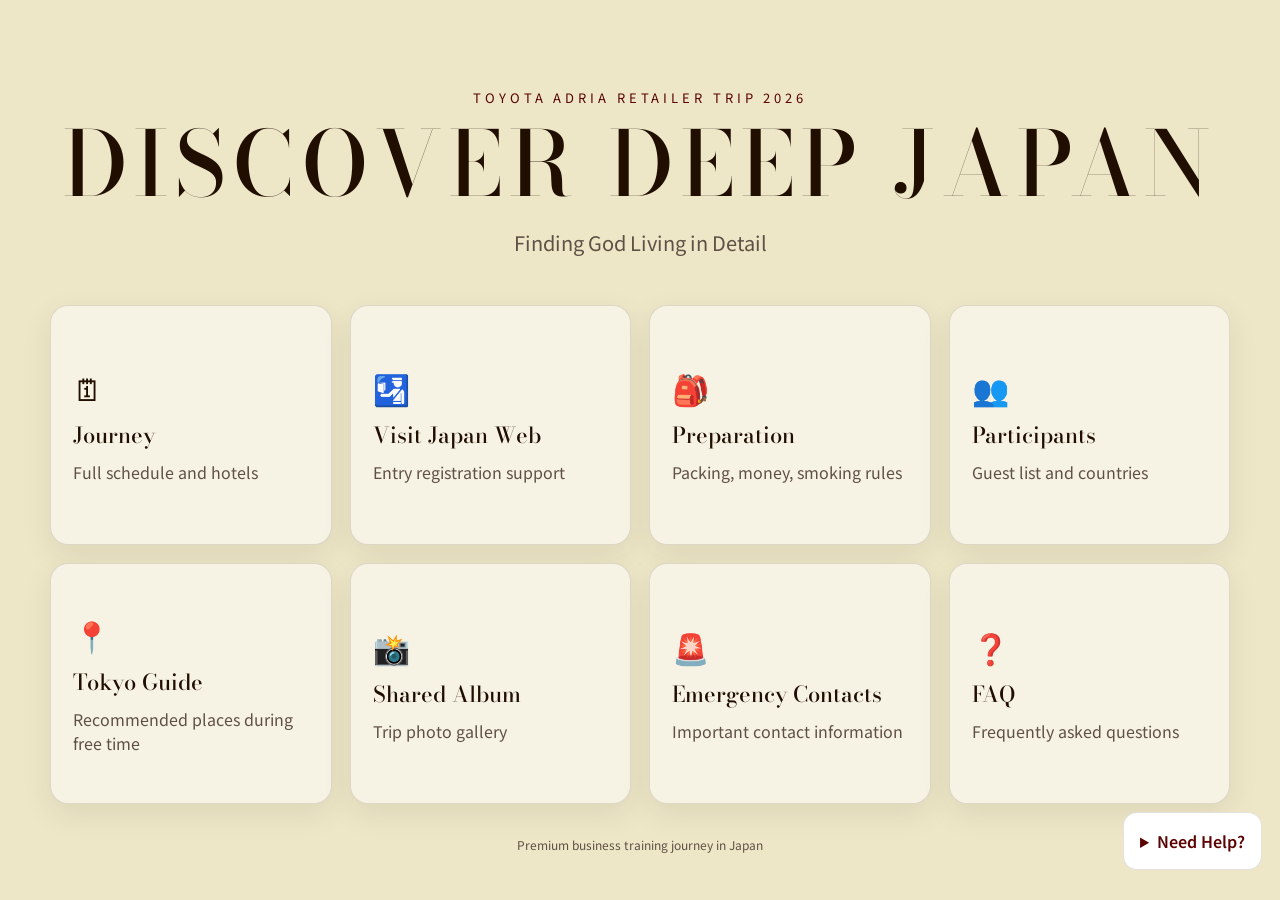
<file: index.html>
<!DOCTYPE html>
<html lang="en">
<head>
  <meta charset="UTF-8">
  <meta name="viewport" content="width=device-width, initial-scale=1.0">
  <title>DISCOVER DEEP JAPAN 2026</title>
  <link rel="stylesheet" href="style.css">
</head>
<body>
  <!-- One-screen homepage: mobile event application style -->
  <main class="home-screen">
    <section class="hero" aria-labelledby="home-title">
      <p class="kicker">Toyota Adria Retailer Trip 2026</p>
      <h1 id="home-title">DISCOVER DEEP JAPAN</h1>
      <p class="subtitle">Finding God Living in Detail</p>
    </section>

    <!-- Navigation tiles: desktop 2 rows, mobile 2 columns -->
    <section class="tile-grid" aria-label="Main navigation">
      <a class="tile" href="journey.html"><span class="tile-icon">🗓</span><h2>Journey</h2><p>Full schedule and hotels</p></a>
      <a class="tile" href="visit-japan-web.html"><span class="tile-icon">🛂</span><h2>Visit Japan Web</h2><p>Entry registration support</p></a>
      <a class="tile" href="preparation.html"><span class="tile-icon">🎒</span><h2>Preparation</h2><p>Packing, money, smoking rules</p></a>
      <a class="tile" href="participants.html"><span class="tile-icon">👥</span><h2>Participants</h2><p>Guest list and countries</p></a>
      <a class="tile" href="tokyo-guide.html"><span class="tile-icon">📍</span><h2>Tokyo Guide</h2><p>Recommended places during free time</p></a>
      <a class="tile" href="shared-album.html"><span class="tile-icon">📸</span><h2>Shared Album</h2><p>Trip photo gallery</p></a>
      <a class="tile" href="emergency.html"><span class="tile-icon">🚨</span><h2>Emergency Contacts</h2><p>Important contact information</p></a>
      <a class="tile" href="faq.html"><span class="tile-icon">❓</span><h2>FAQ</h2><p>Frequently asked questions</p></a>
    </section>

    <p class="home-footer">Premium business training journey in Japan</p>
  </main>

  <!-- Floating Help button appears on every page -->
  <details class="help-widget">
    <summary>Need Help?</summary>
    <div class="help-panel">
      <h2>Need Help?</h2>
      <p><strong>Yuki Nagase</strong></p>
      <p>WhatsApp: +386 30 333 499</p>
      <p>Email: yuki.nagase@toyota.si</p>
      <p>Phone: +386 30 333 499</p>
    </div>
  </details>
</body>
</html>
</file>
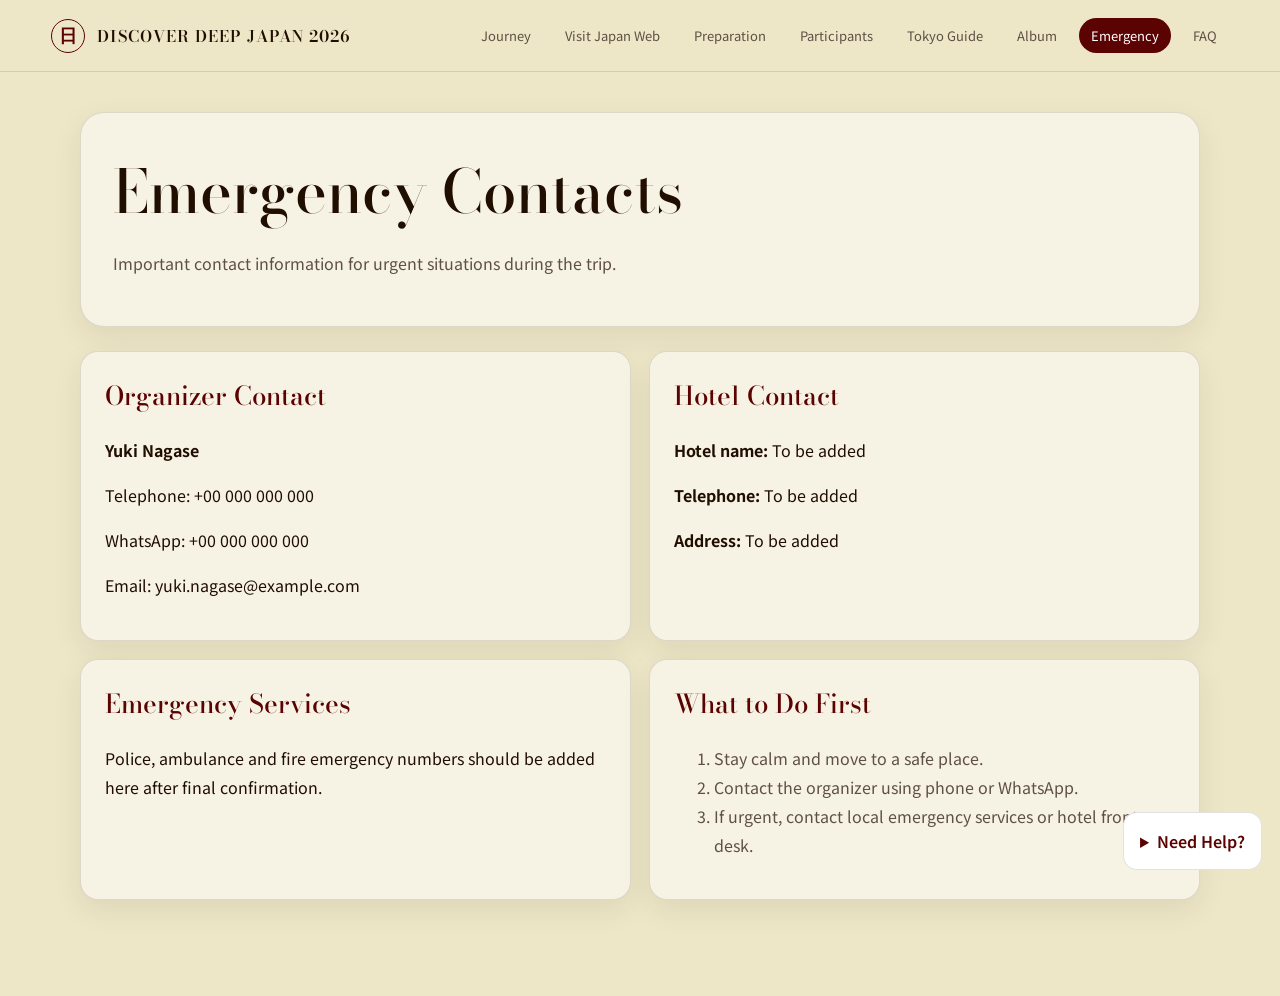
<file: emergency.html>
<!DOCTYPE html>
<html lang="en">
<head>
  <meta charset="UTF-8">
  <meta name="viewport" content="width=device-width, initial-scale=1.0">
  <title>Emergency Contacts | DISCOVER DEEP JAPAN 2026</title>
  <link rel="stylesheet" href="style.css">
</head>
<body>
  <header class="site-header">
    <a class="brand" href="index.html"><span class="brand-mark">日</span><span>DISCOVER DEEP JAPAN 2026</span></a>
    <nav class="top-nav" aria-label="Page navigation"><a href="journey.html">Journey</a><a href="visit-japan-web.html">Visit Japan Web</a><a href="preparation.html">Preparation</a><a href="participants.html">Participants</a><a href="tokyo-guide.html">Tokyo Guide</a><a href="shared-album.html">Album</a><a class="active" href="emergency.html">Emergency</a><a href="faq.html">FAQ</a></nav>
  </header>

  <main class="page-wrap">
    <section class="page-title"><h1>Emergency Contacts</h1><p>Important contact information for urgent situations during the trip.</p></section>
    <section class="content-grid">
      <article class="card"><h2>Organizer Contact</h2><p><strong>Yuki Nagase</strong></p><p>Telephone: +00 000 000 000</p><p>WhatsApp: +00 000 000 000</p><p>Email: yuki.nagase@example.com</p></article>
      <article class="card"><h2>Hotel Contact</h2><p><strong>Hotel name:</strong> To be added</p><p><strong>Telephone:</strong> To be added</p><p><strong>Address:</strong> To be added</p></article>
      <article class="card"><h2>Emergency Services</h2><p>Police, ambulance and fire emergency numbers should be added here after final confirmation.</p></article>
      <article class="card"><h2>What to Do First</h2><ol><li>Stay calm and move to a safe place.</li><li>Contact the organizer using phone or WhatsApp.</li><li>If urgent, contact local emergency services or hotel front desk.</li></ol></article>
    </section>
  </main>

  <details class="help-widget"><summary>Need Help?</summary><div class="help-panel"><h2>Need Help?</h2><p><strong>Yuki Nagase</strong></p><p>WhatsApp: +386 30 333 499</p><p>Email: yuki.nagase@toyota.si</p><p>Phone: +386 30 333 499</p></div></details>
</body>
</html>
</file>
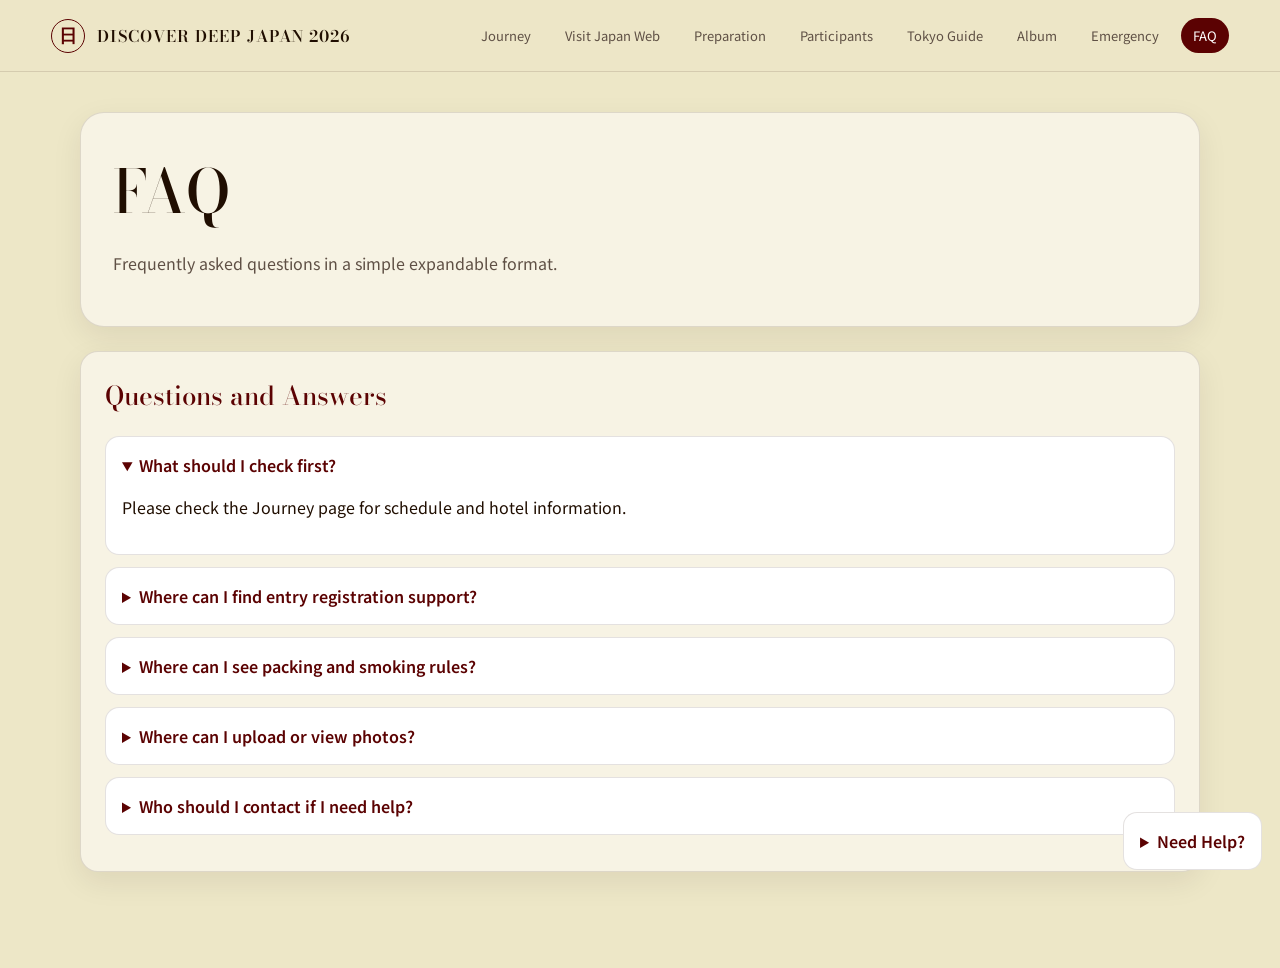
<file: faq.html>
<!DOCTYPE html>
<html lang="en">
<head>
  <meta charset="UTF-8">
  <meta name="viewport" content="width=device-width, initial-scale=1.0">
  <title>FAQ | DISCOVER DEEP JAPAN 2026</title>
  <link rel="stylesheet" href="style.css">
</head>
<body>
  <header class="site-header">
    <a class="brand" href="index.html"><span class="brand-mark">日</span><span>DISCOVER DEEP JAPAN 2026</span></a>
    <nav class="top-nav" aria-label="Page navigation"><a href="journey.html">Journey</a><a href="visit-japan-web.html">Visit Japan Web</a><a href="preparation.html">Preparation</a><a href="participants.html">Participants</a><a href="tokyo-guide.html">Tokyo Guide</a><a href="shared-album.html">Album</a><a href="emergency.html">Emergency</a><a class="active" href="faq.html">FAQ</a></nav>
  </header>

  <main class="page-wrap">
    <section class="page-title"><h1>FAQ</h1><p>Frequently asked questions in a simple expandable format.</p></section>
    <section class="section-card">
      <h2>Questions and Answers</h2>
      <details open><summary>What should I check first?</summary><p>Please check the Journey page for schedule and hotel information.</p></details>
      <details><summary>Where can I find entry registration support?</summary><p>Please open the Visit Japan Web page and follow the short guide.</p></details>
      <details><summary>Where can I see packing and smoking rules?</summary><p>Please open the Preparation page.</p></details>
      <details><summary>Where can I upload or view photos?</summary><p>Please open the Shared Album page and use the external album link.</p></details>
      <details><summary>Who should I contact if I need help?</summary><p>Use the floating Help button at the bottom right of every page.</p></details>
    </section>
  </main>

  <details class="help-widget"><summary>Need Help?</summary><div class="help-panel"><h2>Need Help?</h2><p><strong>Yuki Nagase</strong></p><p>WhatsApp: +386 30 333 499</p><p>Email: yuki.nagase@toyota.si</p><p>Phone: +386 30 333 499</p></div></details>
</body>
</html>
</file>
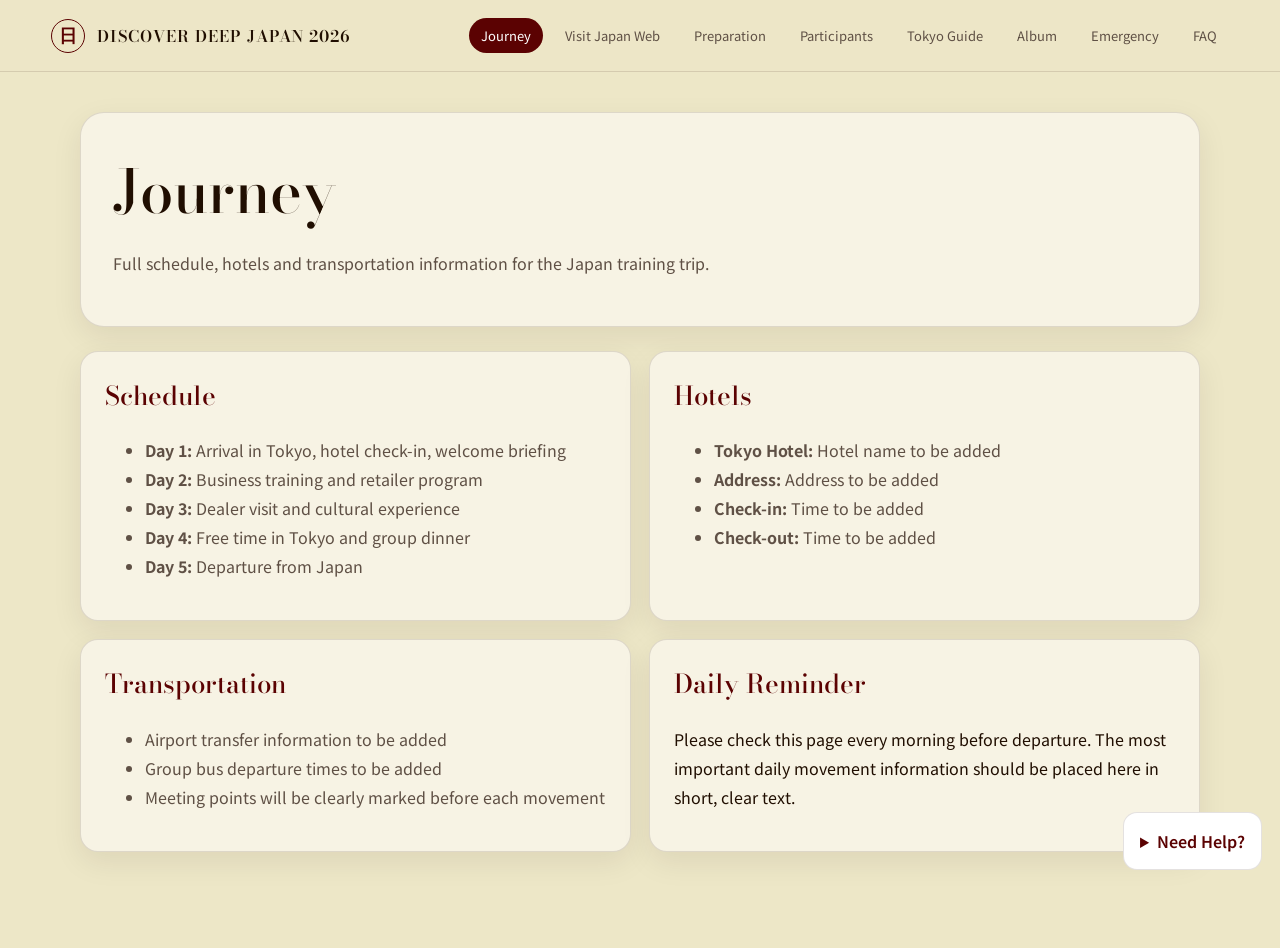
<file: journey.html>
<!DOCTYPE html>
<html lang="en">
<head>
  <meta charset="UTF-8">
  <meta name="viewport" content="width=device-width, initial-scale=1.0">
  <title>Journey | DISCOVER DEEP JAPAN 2026</title>
  <link rel="stylesheet" href="style.css">
</head>
<body>
  <!-- Shared header -->
  <header class="site-header">
    <a class="brand" href="index.html"><span class="brand-mark">日</span><span>DISCOVER DEEP JAPAN 2026</span></a>
    <nav class="top-nav" aria-label="Page navigation">
      <a class="active" href="journey.html">Journey</a><a href="visit-japan-web.html">Visit Japan Web</a><a href="preparation.html">Preparation</a><a href="participants.html">Participants</a><a href="tokyo-guide.html">Tokyo Guide</a><a href="shared-album.html">Album</a><a href="emergency.html">Emergency</a><a href="faq.html">FAQ</a>
    </nav>
  </header>

  <main class="page-wrap">
    <section class="page-title">
      <h1>Journey</h1>
      <p>Full schedule, hotels and transportation information for the Japan training trip.</p>
    </section>

    <section class="content-grid">
      <article class="card">
        <h2>Schedule</h2>
        <ul>
          <li><strong>Day 1:</strong> Arrival in Tokyo, hotel check-in, welcome briefing</li>
          <li><strong>Day 2:</strong> Business training and retailer program</li>
          <li><strong>Day 3:</strong> Dealer visit and cultural experience</li>
          <li><strong>Day 4:</strong> Free time in Tokyo and group dinner</li>
          <li><strong>Day 5:</strong> Departure from Japan</li>
        </ul>
      </article>

      <article class="card">
        <h2>Hotels</h2>
        <ul>
          <li><strong>Tokyo Hotel:</strong> Hotel name to be added</li>
          <li><strong>Address:</strong> Address to be added</li>
          <li><strong>Check-in:</strong> Time to be added</li>
          <li><strong>Check-out:</strong> Time to be added</li>
        </ul>
      </article>

      <article class="card">
        <h2>Transportation</h2>
        <ul>
          <li>Airport transfer information to be added</li>
          <li>Group bus departure times to be added</li>
          <li>Meeting points will be clearly marked before each movement</li>
        </ul>
      </article>

      <article class="card">
        <h2>Daily Reminder</h2>
        <p>Please check this page every morning before departure. The most important daily movement information should be placed here in short, clear text.</p>
      </article>
    </section>
  </main>

  <details class="help-widget"><summary>Need Help?</summary><div class="help-panel"><h2>Need Help?</h2><p><strong>Yuki Nagase</strong></p><p>WhatsApp: +386 30 333 499</p><p>Email: yuki.nagase@toyota.si</p><p>Phone: +386 30 333 499</p></div></details>
</body>
</html>
</file>
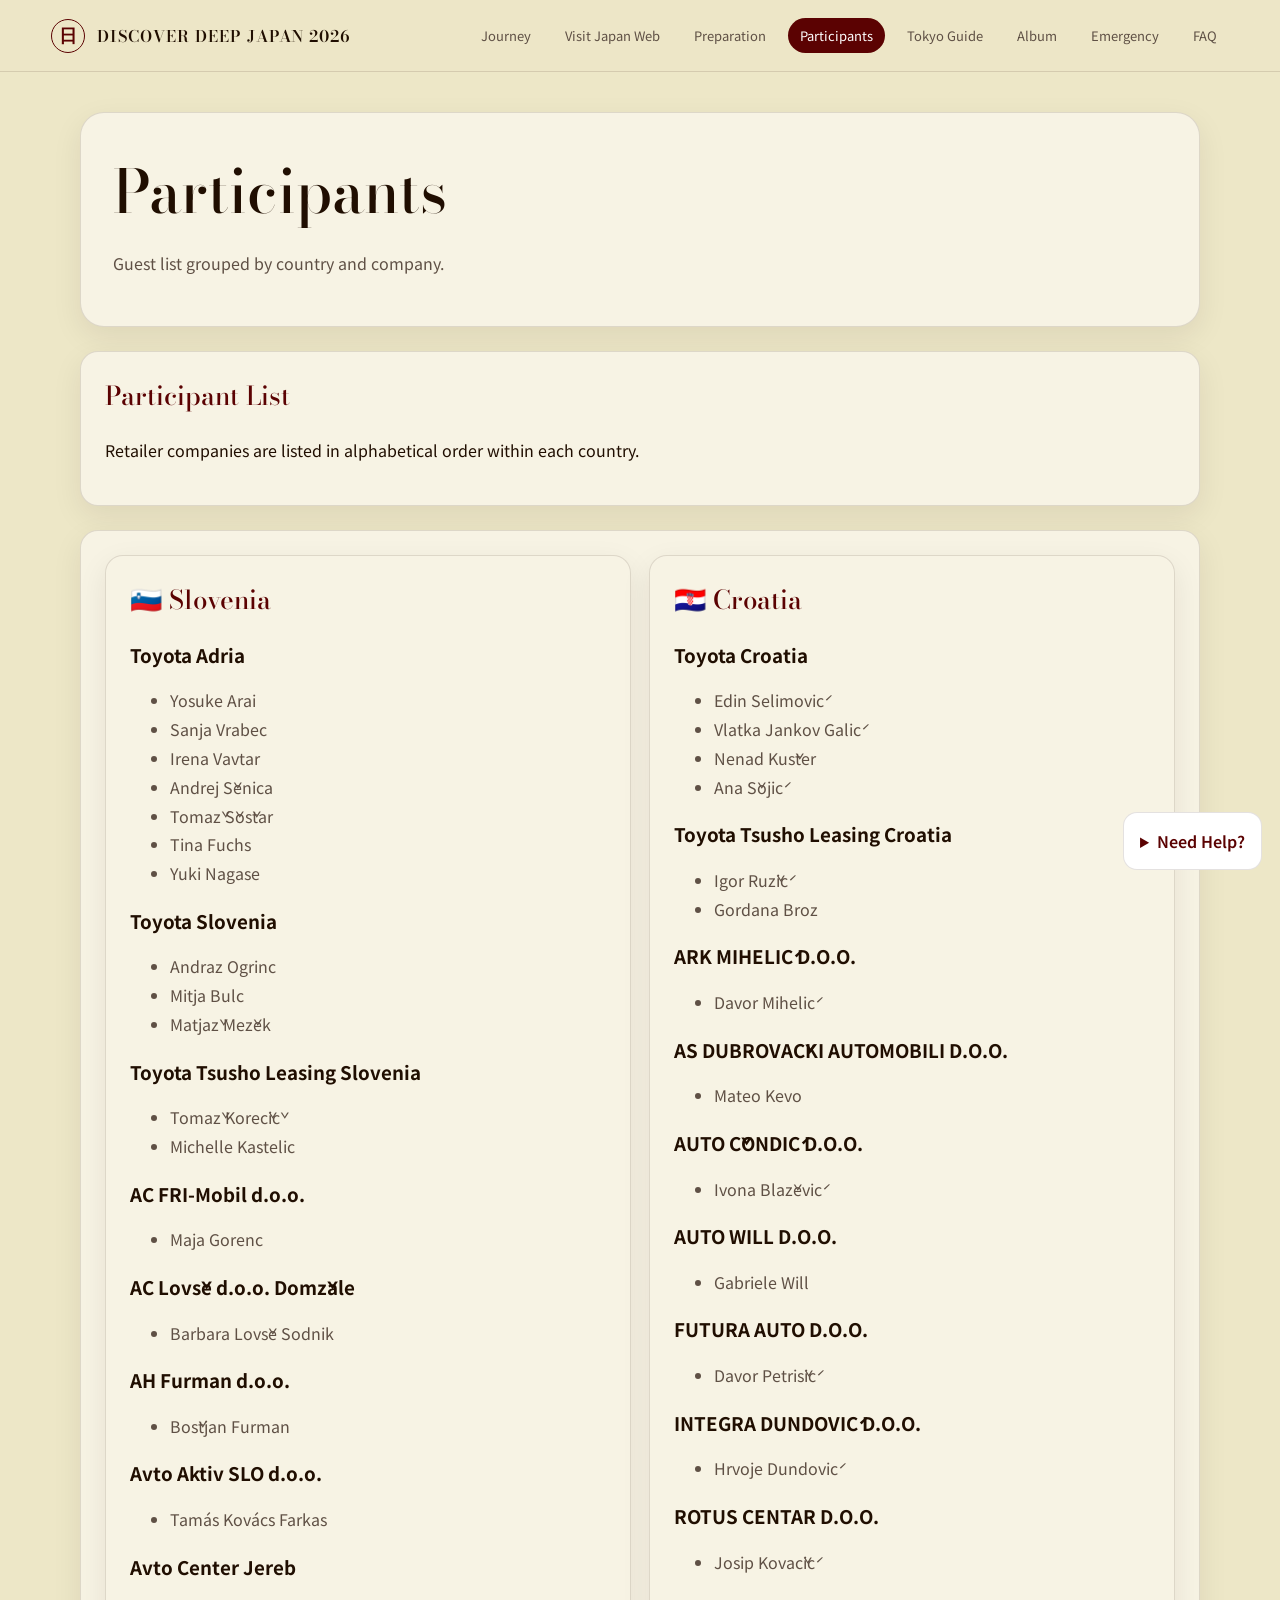
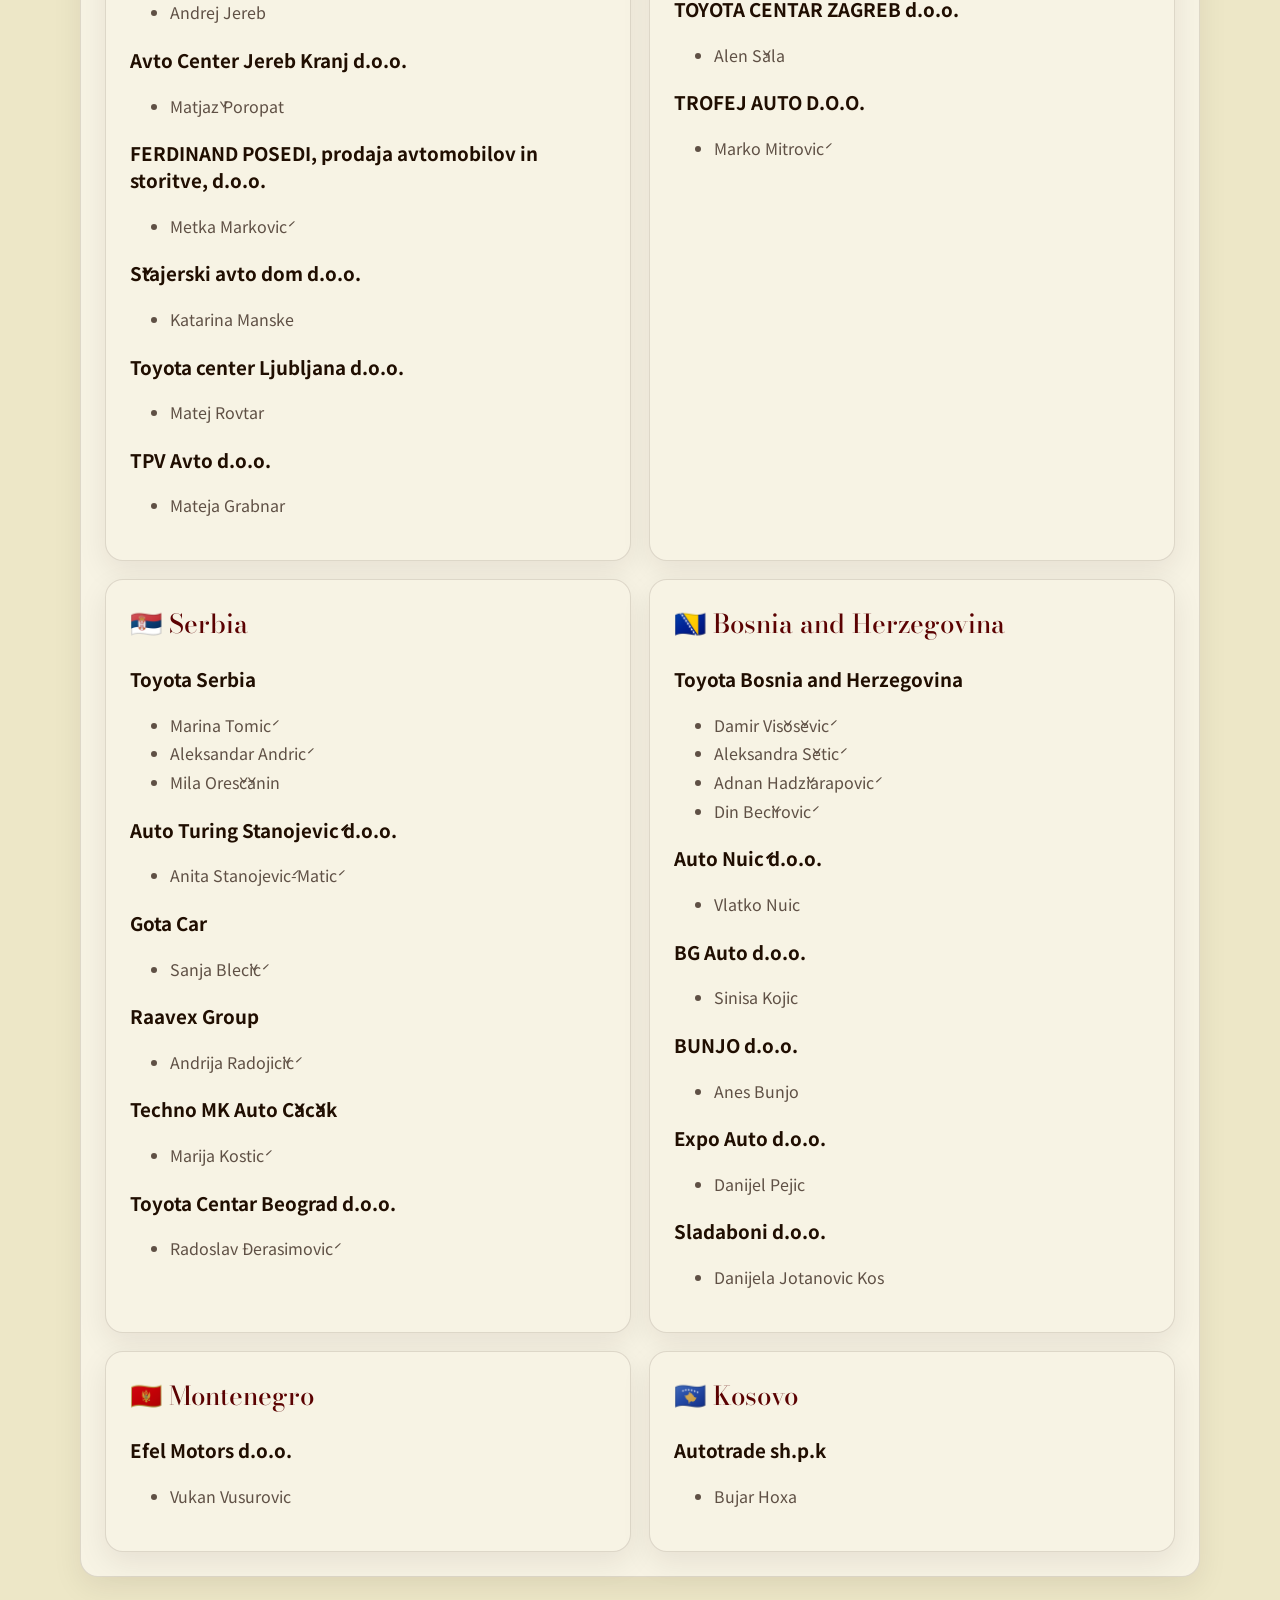
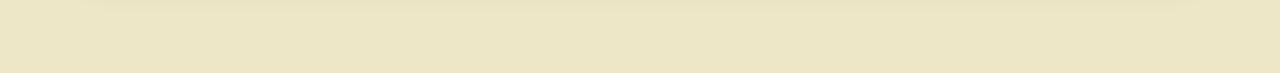
<file: participants.html>
<!DOCTYPE html>
<html lang="en">
<head>
  <meta charset="UTF-8">
  <meta name="viewport" content="width=device-width, initial-scale=1.0">
  <title>Participants | DISCOVER DEEP JAPAN 2026</title>
  <link rel="stylesheet" href="style.css">
</head>
<body>
  <header class="site-header">
    <a class="brand" href="index.html">
      <span class="brand-mark">日</span>
      <span>DISCOVER DEEP JAPAN 2026</span>
    </a>

    <nav class="top-nav" aria-label="Page navigation">
      <a href="journey.html">Journey</a>
      <a href="visit-japan-web.html">Visit Japan Web</a>
      <a href="preparation.html">Preparation</a>
      <a class="active" href="participants.html">Participants</a>
      <a href="tokyo-guide.html">Tokyo Guide</a>
      <a href="shared-album.html">Album</a>
      <a href="emergency.html">Emergency</a>
      <a href="faq.html">FAQ</a>
    </nav>
  </header>

  <main class="page-wrap">

    <section class="page-title">
      <h1>Participants</h1>
      <p>Guest list grouped by country and company.</p>
    </section>

    <section class="section-card">
      <h2>Participant List</h2>
      <p>Retailer companies are listed in alphabetical order within each country.</p>
    </section>

    <br>

    <section class="section-card">
      <div class="content-grid">

        <!-- Slovenia -->
        <article class="card">
          <h2>🇸🇮 Slovenia</h2>

          <h3>Toyota Adria</h3>
          <ul>
            <li>Yosuke Arai</li>
            <li>Sanja Vrabec</li>
            <li>Irena Vavtar</li>
            <li>Andrej Šenica</li>
            <li>Tomaž Šoštar</li>
            <li>Tina Fuchs</li>
            <li>Yuki Nagase</li>
          </ul>

          <h3>Toyota Slovenia</h3>
          <ul>
            <li>Andraz Ogrinc</li>
            <li>Mitja Bulc</li>
            <li>Matjaž Mežek</li>
          </ul>

          <h3>Toyota Tsusho Leasing Slovenia</h3>
          <ul>
            <li>Tomaž Korečič</li>
            <li>Michelle Kastelic</li>
          </ul>

          <h3>AC FRI-Mobil d.o.o.</h3>
          <ul>
            <li>Maja Gorenc</li>
          </ul>

          <h3>AC Lovše d.o.o. Domžale</h3>
          <ul>
            <li>Barbara Lovše Sodnik</li>
          </ul>

          <h3>AH Furman d.o.o.</h3>
          <ul>
            <li>Boštjan Furman</li>
          </ul>

          <h3>Avto Aktiv SLO d.o.o.</h3>
          <ul>
            <li>Tamás Kovács Farkas</li>
          </ul>

          <h3>Avto Center Jereb</h3>
          <ul>
            <li>Andrej Jereb</li>
          </ul>

          <h3>Avto Center Jereb Kranj d.o.o.</h3>
          <ul>
            <li>Matjaž Poropat</li>
          </ul>

          <h3>FERDINAND POSEDI, prodaja avtomobilov in storitve, d.o.o.</h3>
          <ul>
            <li>Metka Marković</li>
          </ul>

          <h3>Štajerski avto dom d.o.o.</h3>
          <ul>
            <li>Katarina Manske</li>
          </ul>

          <h3>Toyota center Ljubljana d.o.o.</h3>
          <ul>
            <li>Matej Rovtar</li>
          </ul>

          <h3>TPV Avto d.o.o.</h3>
          <ul>
            <li>Mateja Grabnar</li>
          </ul>
        </article>

        <!-- Croatia -->
        <article class="card">
          <h2>🇭🇷 Croatia</h2>

          <h3>Toyota Croatia</h3>
          <ul>
            <li>Edin Selimović</li>
            <li>Vlatka Jankov Galić</li>
            <li>Nenad Kušter</li>
            <li>Ana Šojić</li>
          </ul>

          <h3>Toyota Tsusho Leasing Croatia</h3>
          <ul>
            <li>Igor Ružić</li>
            <li>Gordana Broz</li>
          </ul>

          <h3>ARK MIHELIĆ D.O.O.</h3>
          <ul>
            <li>Davor Mihelić</li>
          </ul>

          <h3>AS DUBROVAČKI AUTOMOBILI D.O.O.</h3>
          <ul>
            <li>Mateo Kevo</li>
          </ul>

          <h3>AUTO ČONDIĆ D.O.O.</h3>
          <ul>
            <li>Ivona Blažević</li>
          </ul>

          <h3>AUTO WILL D.O.O.</h3>
          <ul>
            <li>Gabriele Will</li>
          </ul>

          <h3>FUTURA AUTO D.O.O.</h3>
          <ul>
            <li>Davor Petrišić</li>
          </ul>

          <h3>INTEGRA DUNDOVIĆ D.O.O.</h3>
          <ul>
            <li>Hrvoje Dundović</li>
          </ul>

          <h3>ROTUS CENTAR D.O.O.</h3>
          <ul>
            <li>Josip Kovačić</li>
          </ul>

          <h3>TOYOTA CENTAR ZAGREB d.o.o.</h3>
          <ul>
            <li>Alen Šala</li>
          </ul>

          <h3>TROFEJ AUTO D.O.O.</h3>
          <ul>
            <li>Marko Mitrović</li>
          </ul>
        </article>

        <!-- Serbia -->
        <article class="card">
          <h2>🇷🇸 Serbia</h2>

          <h3>Toyota Serbia</h3>
          <ul>
            <li>Marina Tomić</li>
            <li>Aleksandar Andrić</li>
            <li>Mila Oreščanin</li>
          </ul>

          <h3>Auto Turing Stanojević d.o.o.</h3>
          <ul>
            <li>Anita Stanojević-Matić</li>
          </ul>

          <h3>Gota Car</h3>
          <ul>
            <li>Sanja Blečić</li>
          </ul>

          <h3>Raavex Group</h3>
          <ul>
            <li>Andrija Radojičić</li>
          </ul>

          <h3>Techno MK Auto Čačak</h3>
          <ul>
            <li>Marija Kostić</li>
          </ul>

          <h3>Toyota Centar Beograd d.o.o.</h3>
          <ul>
            <li>Radoslav Đerasimović</li>
          </ul>
        </article>

        <!-- Bosnia and Herzegovina -->
        <article class="card">
          <h2>🇧🇦 Bosnia and Herzegovina</h2>

          <h3>Toyota Bosnia and Herzegovina</h3>
          <ul>
            <li>Damir Višošević</li>
            <li>Aleksandra Šetić</li>
            <li>Adnan Hadžiarapović</li>
            <li>Din Bečirović</li>
          </ul>

          <h3>Auto Nuić d.o.o.</h3>
          <ul>
            <li>Vlatko Nuic</li>
          </ul>

          <h3>BG Auto d.o.o.</h3>
          <ul>
            <li>Sinisa Kojic</li>
          </ul>

          <h3>BUNJO d.o.o.</h3>
          <ul>
            <li>Anes Bunjo</li>
          </ul>

          <h3>Expo Auto d.o.o.</h3>
          <ul>
            <li>Danijel Pejic</li>
          </ul>

          <h3>Sladaboni d.o.o.</h3>
          <ul>
            <li>Danijela Jotanovic Kos</li>
          </ul>
        </article>

        <!-- Montenegro -->
        <article class="card">
          <h2>🇲🇪 Montenegro</h2>

          <h3>Efel Motors d.o.o.</h3>
          <ul>
            <li>Vukan Vusurovic</li>
          </ul>
        </article>

        <!-- Kosovo -->
        <article class="card">
          <h2>🇽🇰 Kosovo</h2>

          <h3>Autotrade sh.p.k</h3>
          <ul>
            <li>Bujar Hoxa</li>
          </ul>
        </article>

      </div>
    </section>

  </main>

  <details class="help-widget">
    <summary>Need Help?</summary>
    <div class="help-panel">
      <h2>Need Help?</h2>
      <p><strong>Yuki Nagase</strong></p>
      <p>WhatsApp: +00 000 000 000</p>
      <p>Email: yuki.nagase@example.com</p>
      <p>Phone: +00 000 000 000</p>
    </div>
  </details>

</body>
</html>
</file>
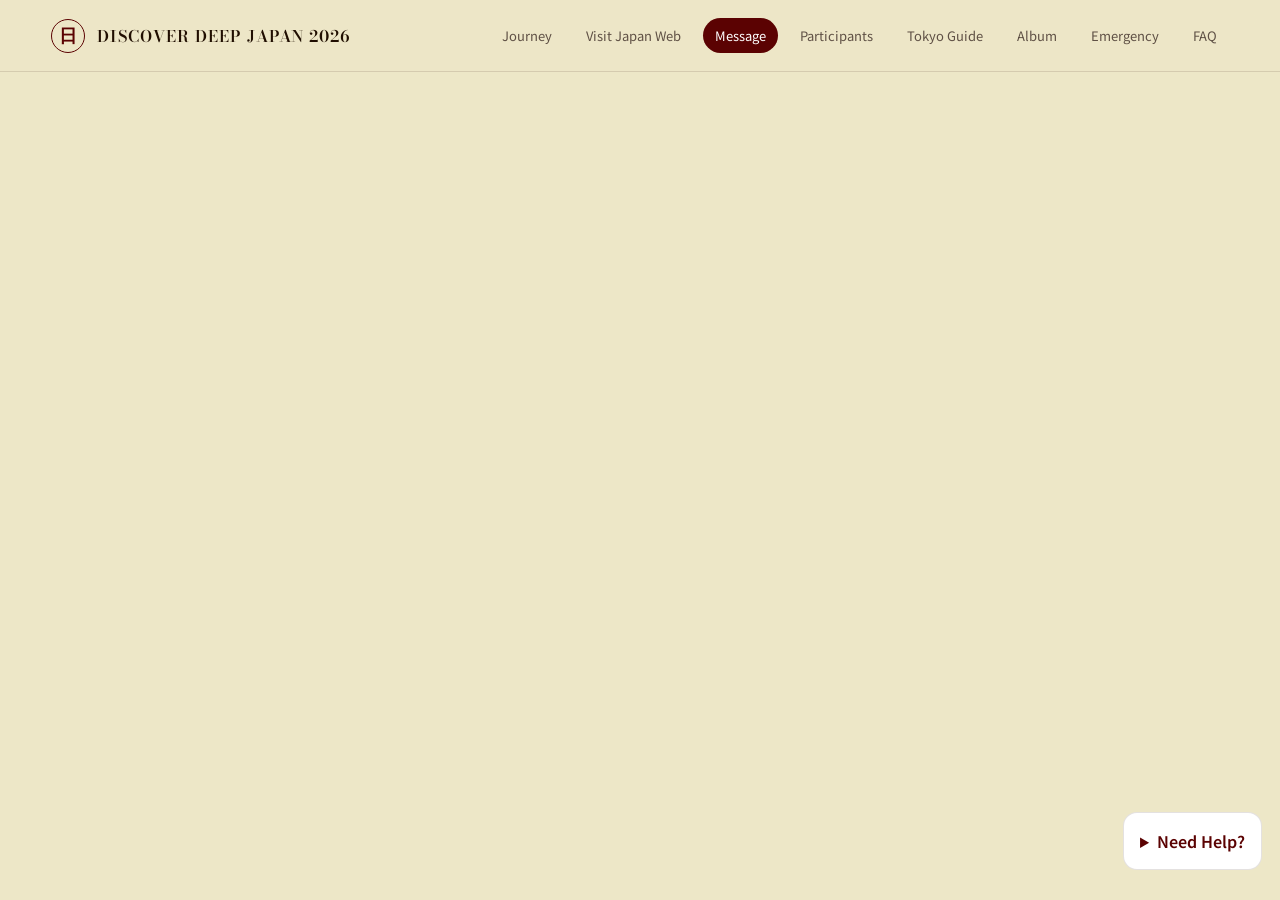
<file: preparation.html>
<!DOCTYPE html>
<html lang="en">
<head>
  <meta charset="UTF-8">
  <meta name="viewport" content="width=device-width, initial-scale=1.0">
  <title>Message | DISCOVER DEEP JAPAN 2026</title>
  <link rel="stylesheet" href="style.css">
</head>
<body>
  <header class="site-header">
    <a class="brand" href="index.html"><span class="brand-mark">日</span><span>DISCOVER DEEP JAPAN 2026</span></a>
    <nav class="top-nav" aria-label="Page navigation"><a href="journey.html">Journey</a><a href="visit-japan-web.html">Visit Japan Web</a><a class="active" href="preparation.html">Message</a><a href="participants.html">Participants</a><a href="tokyo-guide.html">Tokyo Guide</a><a href="shared-album.html">Album</a><a href="emergency.html">Emergency</a><a href="faq.html">FAQ</a></nav>
  </header>

  <main class="page-wrap">
  </main>

  <details class="help-widget"><summary>Need Help?</summary><div class="help-panel"><h2>Need Help?</h2><p><strong>Yuki Nagase</strong></p><p>WhatsApp: +386 30 333 499</p><p>Email: yuki.nagase@toyota.si</p><p>Phone: +386 30 333 499</p></div></details>
</body>
</html>
</file>
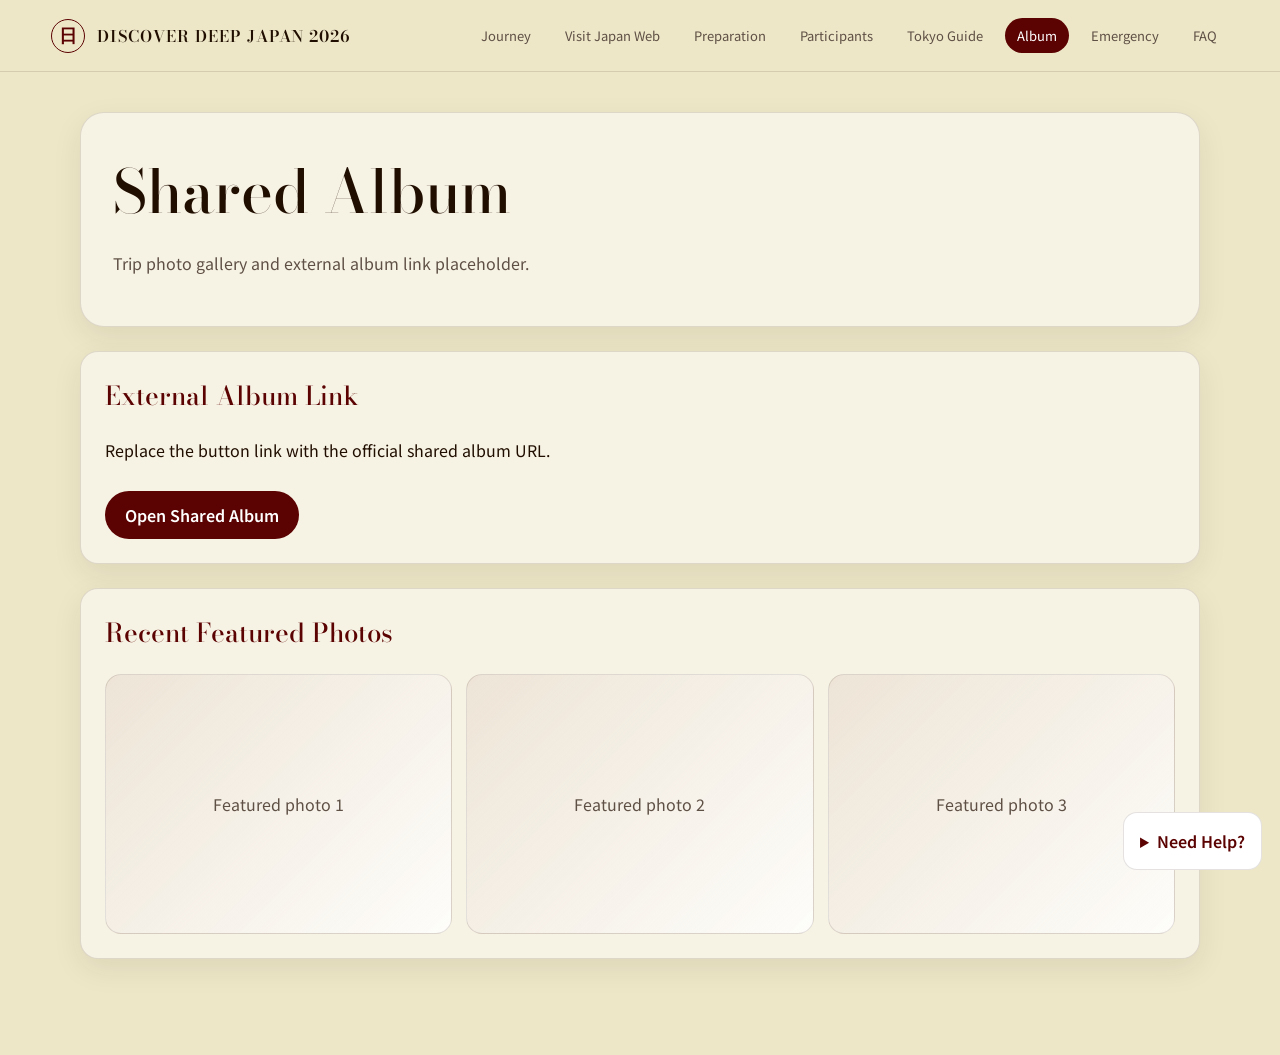
<file: shared-album.html>
<!DOCTYPE html>
<html lang="en">
<head>
  <meta charset="UTF-8">
  <meta name="viewport" content="width=device-width, initial-scale=1.0">
  <title>Shared Album | DISCOVER DEEP JAPAN 2026</title>
  <link rel="stylesheet" href="style.css">
</head>
<body>
  <header class="site-header">
    <a class="brand" href="index.html"><span class="brand-mark">日</span><span>DISCOVER DEEP JAPAN 2026</span></a>
    <nav class="top-nav" aria-label="Page navigation"><a href="journey.html">Journey</a><a href="visit-japan-web.html">Visit Japan Web</a><a href="preparation.html">Preparation</a><a href="participants.html">Participants</a><a href="tokyo-guide.html">Tokyo Guide</a><a class="active" href="shared-album.html">Album</a><a href="emergency.html">Emergency</a><a href="faq.html">FAQ</a></nav>
  </header>

  <main class="page-wrap">
    <section class="page-title"><h1>Shared Album</h1><p>Trip photo gallery and external album link placeholder.</p></section>
    <section class="section-card">
      <h2>External Album Link</h2>
      <p>Replace the button link with the official shared album URL.</p>
      <a class="button-link" href="#">Open Shared Album</a>
    </section>
    <br>
    <section class="section-card">
      <h2>Recent Featured Photos</h2>
      <div class="gallery-grid">
        <div class="photo-box">Featured photo 1</div>
        <div class="photo-box">Featured photo 2</div>
        <div class="photo-box">Featured photo 3</div>
      </div>
    </section>
  </main>

  <details class="help-widget"><summary>Need Help?</summary><div class="help-panel"><h2>Need Help?</h2><p><strong>Yuki Nagase</strong></p><p>WhatsApp: +386 30 333 499</p><p>Email: yuki.nagase@toyota.si</p><p>Phone: +386 30 333 499</p></div></details>
</body>
</html>
</file>
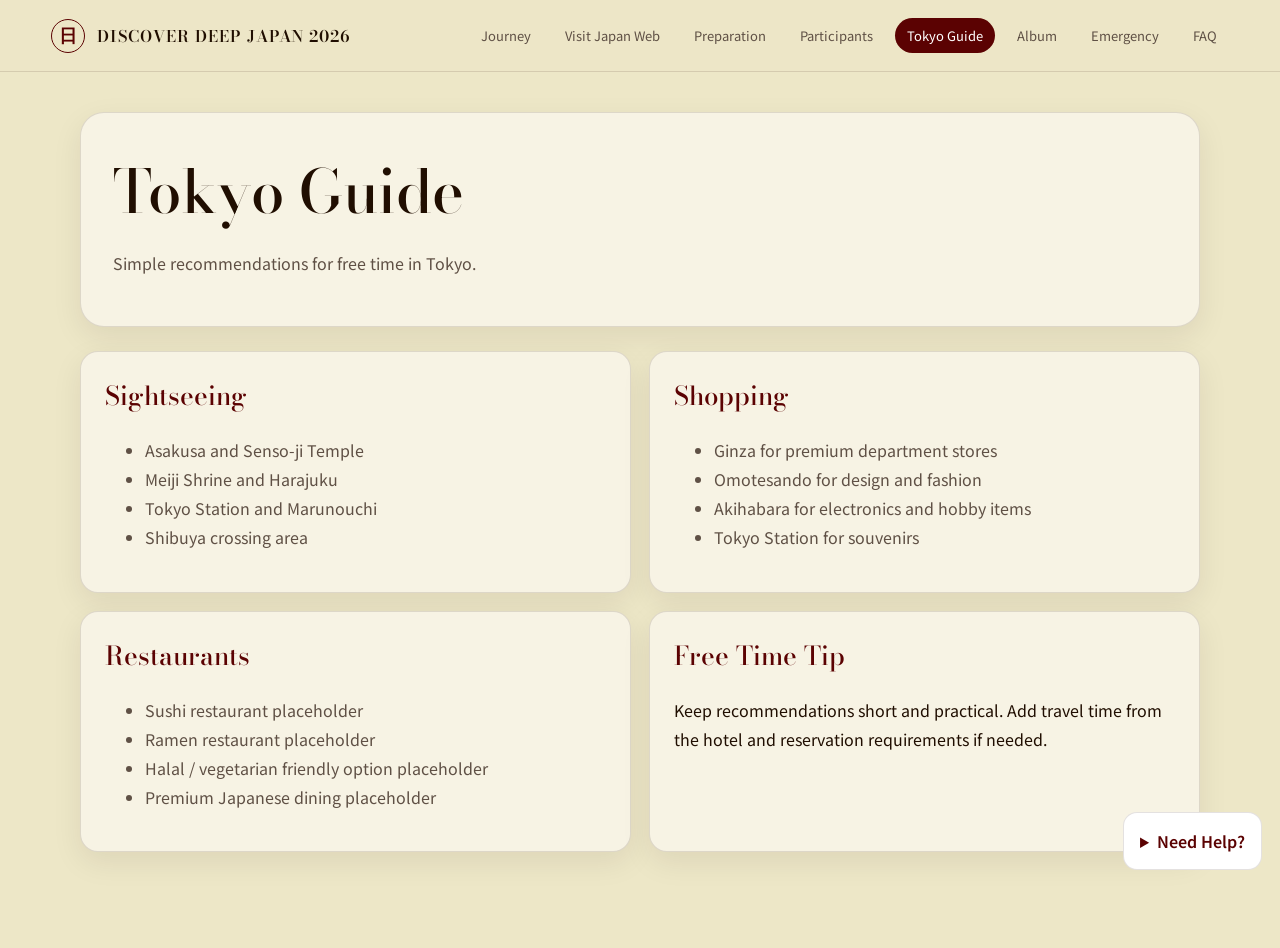
<file: tokyo-guide.html>
<!DOCTYPE html>
<html lang="en">
<head>
  <meta charset="UTF-8">
  <meta name="viewport" content="width=device-width, initial-scale=1.0">
  <title>Tokyo Guide | DISCOVER DEEP JAPAN 2026</title>
  <link rel="stylesheet" href="style.css">
</head>
<body>
  <header class="site-header">
    <a class="brand" href="index.html"><span class="brand-mark">日</span><span>DISCOVER DEEP JAPAN 2026</span></a>
    <nav class="top-nav" aria-label="Page navigation"><a href="journey.html">Journey</a><a href="visit-japan-web.html">Visit Japan Web</a><a href="preparation.html">Preparation</a><a href="participants.html">Participants</a><a class="active" href="tokyo-guide.html">Tokyo Guide</a><a href="shared-album.html">Album</a><a href="emergency.html">Emergency</a><a href="faq.html">FAQ</a></nav>
  </header>

  <main class="page-wrap">
    <section class="page-title"><h1>Tokyo Guide</h1><p>Simple recommendations for free time in Tokyo.</p></section>
    <section class="content-grid">
      <article class="card"><h2>Sightseeing</h2><ul><li>Asakusa and Senso-ji Temple</li><li>Meiji Shrine and Harajuku</li><li>Tokyo Station and Marunouchi</li><li>Shibuya crossing area</li></ul></article>
      <article class="card"><h2>Shopping</h2><ul><li>Ginza for premium department stores</li><li>Omotesando for design and fashion</li><li>Akihabara for electronics and hobby items</li><li>Tokyo Station for souvenirs</li></ul></article>
      <article class="card"><h2>Restaurants</h2><ul><li>Sushi restaurant placeholder</li><li>Ramen restaurant placeholder</li><li>Halal / vegetarian friendly option placeholder</li><li>Premium Japanese dining placeholder</li></ul></article>
      <article class="card"><h2>Free Time Tip</h2><p>Keep recommendations short and practical. Add travel time from the hotel and reservation requirements if needed.</p></article>
    </section>
  </main>

  <details class="help-widget"><summary>Need Help?</summary><div class="help-panel"><h2>Need Help?</h2><p><strong>Yuki Nagase</strong></p><p>WhatsApp: +386 30 333 499</p><p>Email: yuki.nagase@toyota.si</p><p>Phone: +386 30 333 499</p></div></details>
</body>
</html>
</file>
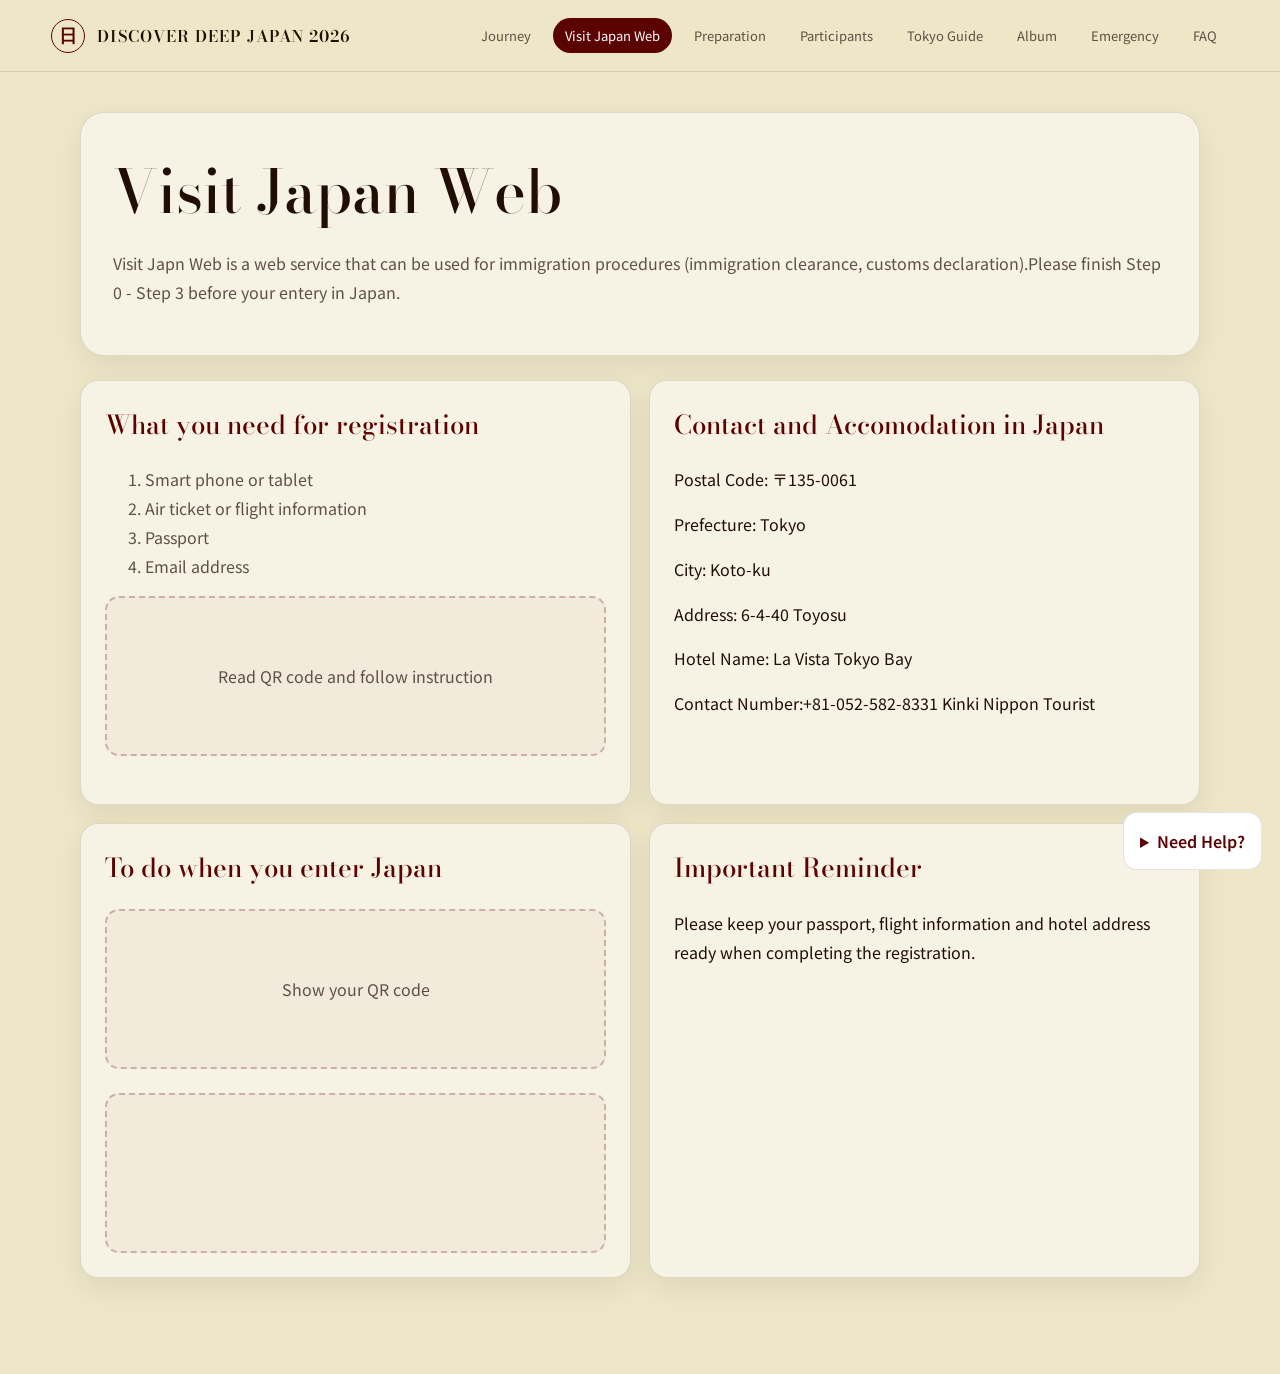
<file: visit-japan-web.html>
<!DOCTYPE html>
<html lang="en">
<head>
  <meta charset="UTF-8">
  <meta name="viewport" content="width=device-width, initial-scale=1.0">
  <title>Visit Japan Web | DISCOVER DEEP JAPAN 2026</title>
  <link rel="stylesheet" href="style.css">
</head>
<body>
  <header class="site-header">
    <a class="brand" href="index.html"><span class="brand-mark">日</span><span>DISCOVER DEEP JAPAN 2026</span></a>
    <nav class="top-nav" aria-label="Page navigation"><a href="journey.html">Journey</a><a class="active" href="visit-japan-web.html">Visit Japan Web</a><a href="preparation.html">Preparation</a><a href="participants.html">Participants</a><a href="tokyo-guide.html">Tokyo Guide</a><a href="shared-album.html">Album</a><a href="emergency.html">Emergency</a><a href="faq.html">FAQ</a></nav>
  </header>

  <main class="page-wrap">
    <section class="page-title"><h1>Visit Japan Web</h1><p>Visit Japn Web is a web service that can be used for immigration procedures (immigration clearance, customs declaration).Please finish Step 0 - Step 3 before your entery in Japan.</p></section>

    <section class="content-grid">
      <article class="card">
        <h2>What you need for registration</h2>
        <ol>
          <li>Smart phone or tablet</li>
          <li>Air ticket or flight information</li>
          <li>Passport</li>
          <li>Email address</li>
        </ol>
        <div class="placeholder">Read QR code and follow instruction</div><br>
      </article>

      <article class="card">
        <h2>Contact and Accomodation in Japan</h2>
        <p>Postal Code: 〒135-0061</p>
        <p>Prefecture: Tokyo</p>
        <p>City: Koto-ku</p>
        <p>Address: 6-4-40 Toyosu</p>
        <p>Hotel Name: La Vista Tokyo Bay</p>
        <p>Contact Number:+81-052-582-8331 Kinki Nippon Tourist</p>
      </article>

      <article class="card">
        <h2>To do when you enter Japan</h2>
        <div class="placeholder">Show your QR code</div><br>
        <div class="placeholder"></div>
      </article>

      <article class="card">
        <h2>Important Reminder</h2>
        <p>Please keep your passport, flight information and hotel address ready when completing the registration.</p>
      </article>
    </section>
  </main>

  <details class="help-widget"><summary>Need Help?</summary><div class="help-panel"><h2>Need Help?</h2><p><strong>Yuki Nagase</strong></p><p>WhatsApp: +386 30 333 499</p><p>Email: yuki.nagase@toyota.si</p><p>Phone: +386 30 333 499</p></div></details>
</body>
</html>
</file>
<file: style.css>
@import url('https://fonts.googleapis.com/css2?family=Bodoni+Moda:wght@400;500;600;700&family=Noto+Sans+JP:wght@300;400;500;700&display=swap');

/* =========================================================
DISCOVER DEEP JAPAN 2026
Luxury Ivory & Burgundy Theme
========================================================= */

:root {
  --bg: #EDE7C7;
  --panel: #F7F3E4;
  --panel-soft: #F2EEDB;

  --text: #200E01;
  --muted: #5F5045;

  --primary: #5B0202;
  --accent: #8B0000;

  --line: rgba(32, 14, 1, 0.12);

  --shadow: 0 10px 30px rgba(32, 14, 1, 0.08);

  --radius: 18px;
}

* {
  box-sizing: border-box;
}

html,
body {
  margin: 0;
  min-height: 100%;
  background: var(--bg);
  color: var(--text);
  font-family: "Noto Sans JP", sans-serif;
}

body {
  background: var(--bg);
}

a {
  color: inherit;
  text-decoration: none;
}

/* =========================================================
Typography
========================================================= */

h1,
h2,
.brand,
.hero h1,
.page-title h1 {
  font-family: "Bodoni Moda", serif;
}

h1,
h2 {
  font-weight: 500;
}

/* =========================================================
Header
========================================================= */

.site-header {
  display: flex;
  align-items: center;
  justify-content: space-between;
  gap: 16px;
  padding: 18px clamp(18px, 4vw, 52px);

  border-bottom: 1px solid var(--line);

  background: rgba(237, 231, 199, 0.96);

  backdrop-filter: blur(12px);

  position: sticky;
  top: 0;
  z-index: 10;
}

.brand {
  display: flex;
  align-items: center;
  gap: 12px;

  font-weight: 600;
  letter-spacing: 0.06em;
}

.brand-mark {
  width: 34px;
  height: 34px;

  border: 1px solid var(--primary);
  border-radius: 50%;

  display: grid;
  place-items: center;

  color: var(--primary);
  font-size: 18px;
}

.top-nav {
  display: flex;
  align-items: center;
  gap: 10px;

  font-size: 13px;
  color: var(--muted);
}

.top-nav a {
  padding: 8px 12px;
  border-radius: 999px;

  transition: all 0.25s ease;
}

.top-nav a:hover,
.top-nav a.active {
  background: var(--primary);
  color: white;
}

/* =========================================================
Homepage
========================================================= */

.home-screen {
  min-height: 100dvh;

  display: flex;
  flex-direction: column;

  padding: clamp(14px, 3vw, 32px);
}

.hero {
  text-align: center;
  padding-top: clamp(30px, 6vh, 70px);
  padding-bottom: 24px;
}

.kicker {
  color: var(--primary);

  font-size: 13px;
  letter-spacing: 0.3em;
  text-transform: uppercase;

  margin: 0 0 12px;
}

.hero h1 {
  margin: 0;

  font-size: clamp(42px, 7vw, 90px);

  letter-spacing: 0.08em;
  line-height: 0.95;

  color: var(--text);
}

.subtitle {
  margin-top: 18px;

  color: var(--muted);
  font-size: clamp(14px, 2vw, 20px);
}

.tile-grid {
  flex: 1;

  display: grid;

  grid-template-columns: repeat(4, minmax(0, 1fr));
  grid-template-rows: repeat(2, minmax(0, 1fr));

  gap: 18px;

  max-width: 1180px;
  width: 100%;

  margin: 0 auto;
}

.tile {
  background: var(--panel);

  border: 1px solid var(--line);
  border-radius: var(--radius);

  padding: 22px;

  display: flex;
  flex-direction: column;
  justify-content: center;
  gap: 8px;

  box-shadow: var(--shadow);

  transition: all 0.25s ease;
}

.tile:hover,
.tile:focus {
  background: white;

  border-color: var(--primary);

  transform: translateY(-5px);

  outline: none;
}

.tile-icon {
  font-size: 30px;
}

.tile h2 {
  margin: 0;

  color: var(--text);

  font-size: 22px;
}

.tile p {
  margin: 0;

  color: var(--muted);
  line-height: 1.5;
}

.home-footer {
  text-align: center;

  color: var(--muted);

  font-size: 12px;
  padding-top: 18px;
}

/* =========================================================
General Pages
========================================================= */

.page-wrap {
  width: min(1120px, calc(100% - 32px));

  margin: 0 auto;

  padding: 40px 0 96px;
}

.page-title {
  background: var(--panel);

  border: 1px solid var(--line);
  border-radius: 24px;

  padding: 32px;

  box-shadow: var(--shadow);

  margin-bottom: 24px;
}

.page-title h1 {
  margin: 0;

  color: var(--text);

  font-size: clamp(36px, 5vw, 60px);
}

.page-title p {
  margin-top: 12px;

  color: var(--muted);
}

.content-grid {
  display: grid;

  grid-template-columns: repeat(2, minmax(0, 1fr));

  gap: 18px;
}

.card,
.section-card {
  background: var(--panel);

  border: 1px solid var(--line);
  border-radius: var(--radius);

  padding: 24px;

  box-shadow: var(--shadow);
}

.card h2,
.section-card h2 {
  margin-top: 0;

  color: var(--primary);

  font-size: 26px;
}

.card h3,
.section-card h3 {
  color: var(--text);
}

p {
  line-height: 1.8;
}

ul,
ol {
  line-height: 1.8;
  color: var(--muted);
}

/* =========================================================
Tables
========================================================= */

.table-wrap {
  overflow-x: auto;

  border: 1px solid var(--line);

  border-radius: 14px;
}

table {
  width: 100%;
  border-collapse: collapse;
}

th,
td {
  padding: 14px;
  border-bottom: 1px solid var(--line);
}

th {
  background: #f1e7dc;
  color: var(--primary);
}

/* =========================================================
Placeholder
========================================================= */

.placeholder {
  min-height: 160px;

  display: grid;
  place-items: center;

  border: 2px dashed rgba(91, 2, 2, 0.25);

  border-radius: 14px;

  background: rgba(91, 2, 2, 0.03);

  color: var(--muted);

  text-align: center;
  padding: 18px;
}

/* =========================================================
Gallery
========================================================= */

.gallery-grid {
  display: grid;
  grid-template-columns: repeat(3, minmax(0, 1fr));

  gap: 14px;
}

.photo-box {
  aspect-ratio: 4 / 3;

  display: grid;
  place-items: center;

  background: linear-gradient(
    135deg,
    rgba(91, 2, 2, 0.06),
    rgba(255, 255, 255, 0.8)
  );

  border: 1px solid var(--line);
  border-radius: 16px;

  color: var(--muted);
}

/* =========================================================
Buttons
========================================================= */

.button-link {
  display: inline-block;

  margin-top: 10px;

  padding: 12px 20px;

  border-radius: 999px;

  background: var(--primary);

  color: white;

  font-weight: 600;

  transition: all 0.25s ease;
}

.button-link:hover {
  background: var(--accent);
}

/* =========================================================
FAQ
========================================================= */

details {
  border: 1px solid var(--line);

  border-radius: 14px;

  padding: 16px;

  background: white;

  margin-bottom: 12px;
}

summary {
  cursor: pointer;

  color: var(--primary);

  font-weight: 600;
}

/* =========================================================
Help Widget
========================================================= */

.help-widget {
  position: fixed;

  right: 18px;
  bottom: 18px;

  z-
</file>
